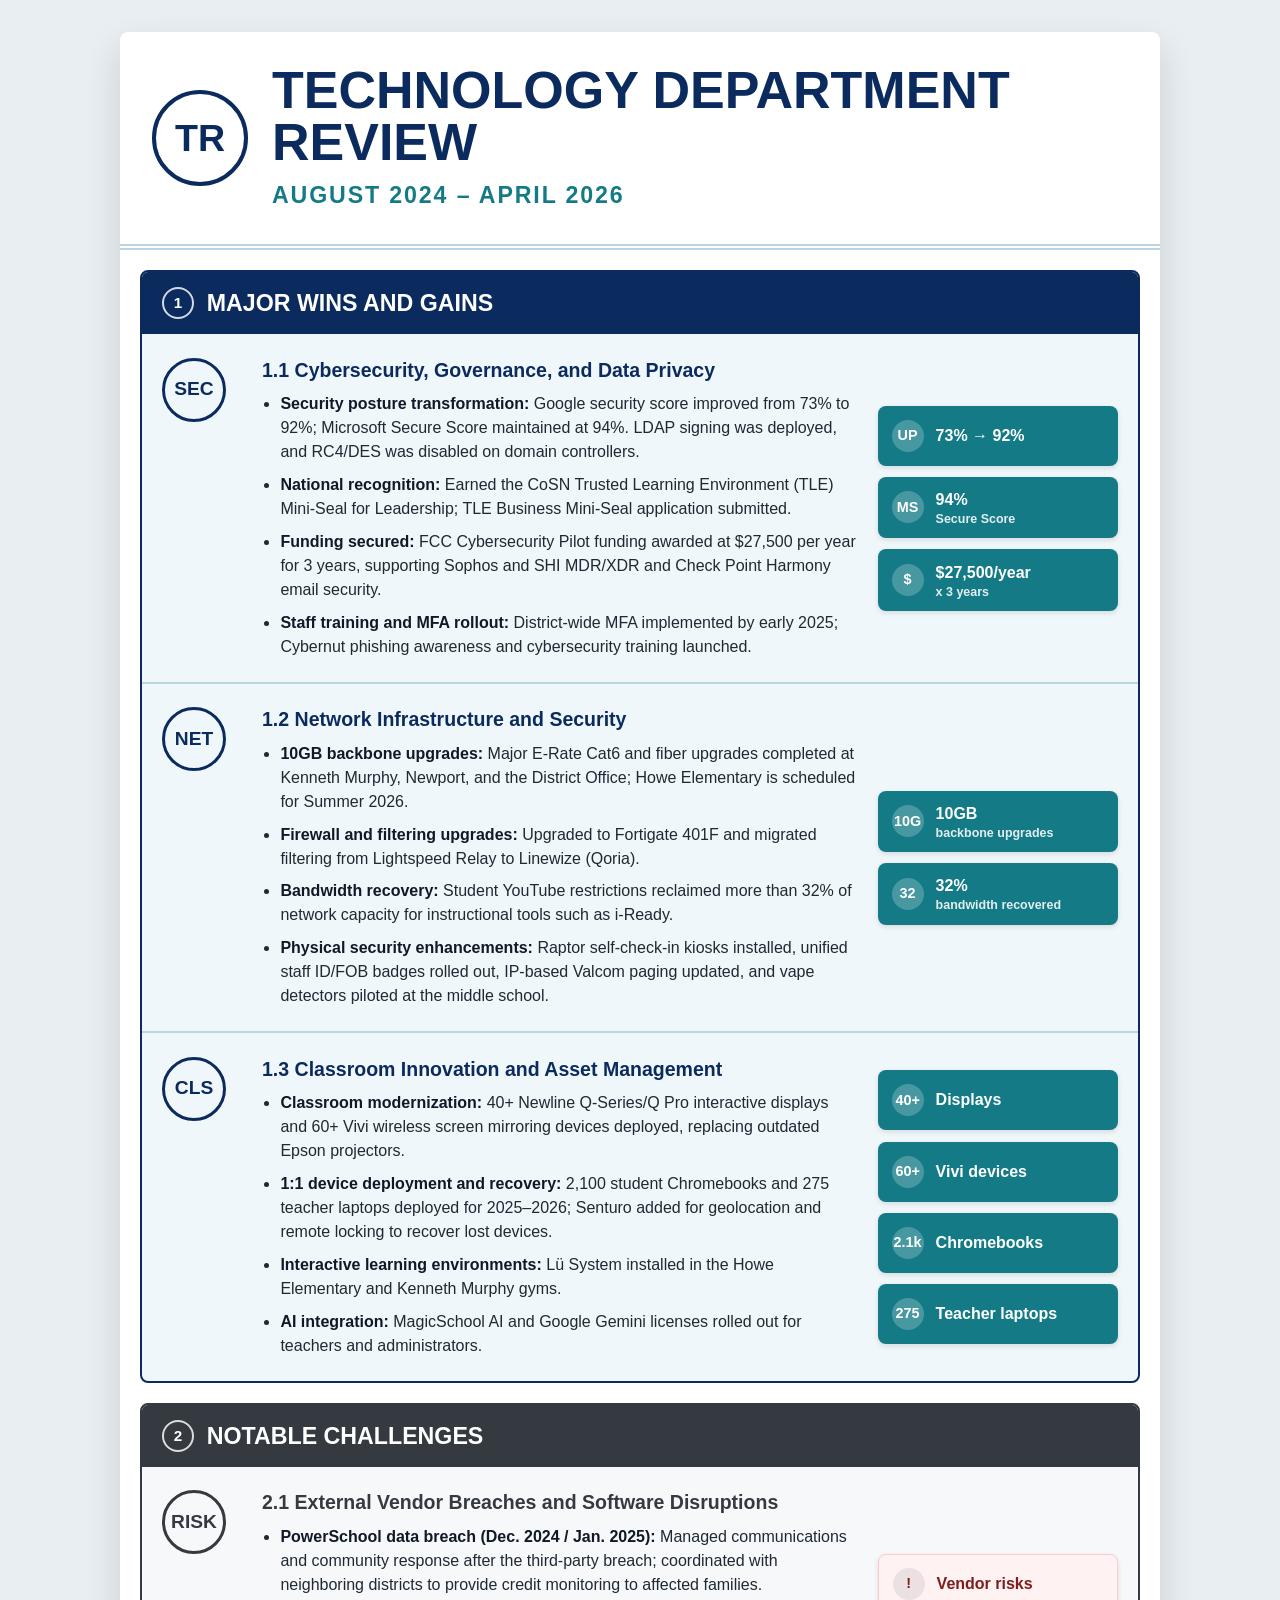
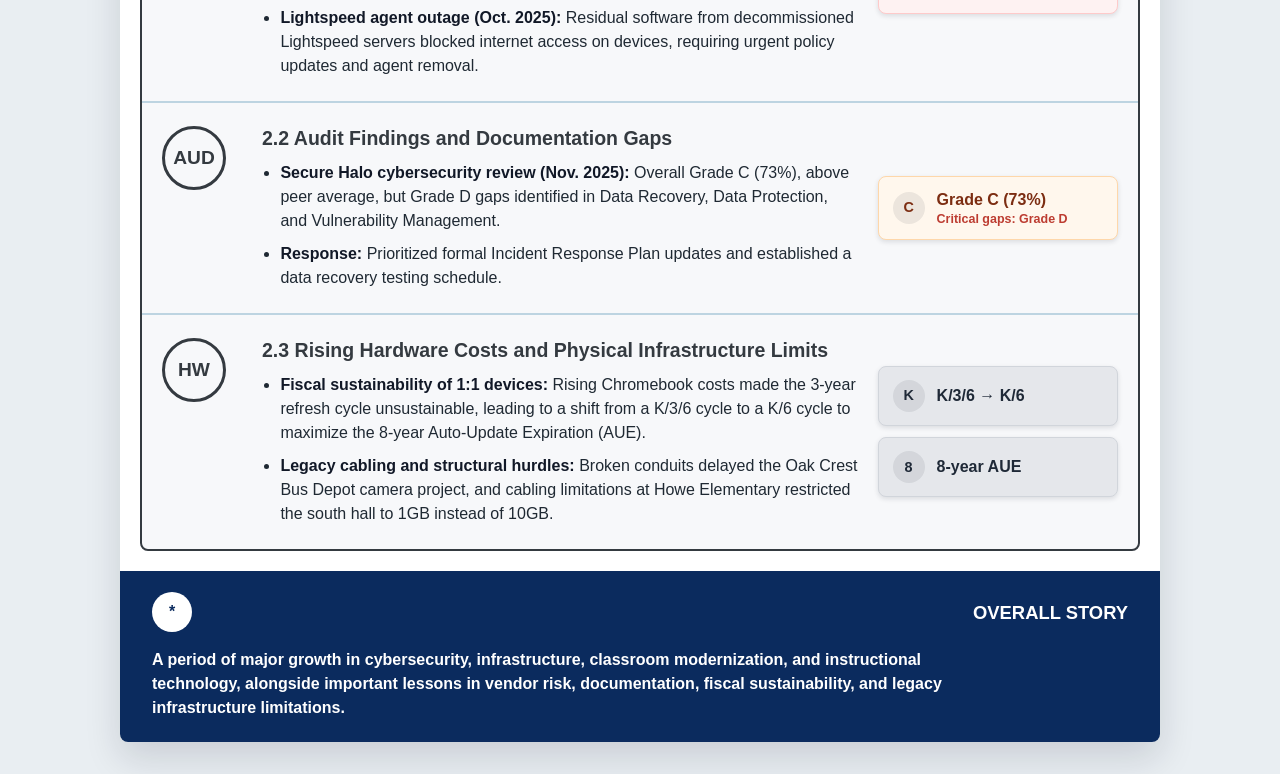
<file: docs/bpd3-tech-review/index.html>
<!DOCTYPE html>
<html lang="en">
<head>
  <meta charset="UTF-8">
  <meta name="viewport" content="width=device-width, initial-scale=1.0">
  <meta name="description" content="BPD3 Technology Department Review for August 2024 through April 2026.">
  <title>BPD3 Technology Department Review: August 2024 - April 2026</title>
  <style>
    :root {
      --navy: #0b2b5e;
      --teal: #147b86;
      --slate: #343a40;
      --paper: #ffffff;
      --page: #e9eef2;
      --panel-blue: #f0f7fa;
      --panel-gray: #f7f8fa;
      --border: #bdd4e1;
      --warning: #b45309;
      --risk: #b42318;
      --text: #1f2933;
      --muted: #52606d;
    }

    * {
      box-sizing: border-box;
    }

    body {
      margin: 0;
      background: var(--page);
      color: var(--text);
      font-family: Arial, Helvetica, sans-serif;
      line-height: 1.5;
    }

    main {
      width: min(100% - 2rem, 1040px);
      margin: 2rem auto;
      background: var(--paper);
      border-radius: 8px;
      box-shadow: 0 16px 36px rgba(15, 23, 42, 0.14);
      overflow: hidden;
    }

    .hero {
      display: grid;
      grid-template-columns: auto 1fr;
      align-items: center;
      gap: 1.5rem;
      padding: 2rem;
      border-bottom: 6px double var(--border);
    }

    .hero-mark,
    .section-icon,
    .item-icon,
    .footer-mark {
      display: inline-grid;
      place-items: center;
      flex: 0 0 auto;
      border-radius: 999px;
      font-weight: 800;
    }

    .hero-mark {
      width: 6rem;
      height: 6rem;
      border: 4px solid var(--navy);
      color: var(--navy);
      font-size: 2.35rem;
      letter-spacing: 0;
    }

    h1,
    h2,
    h3,
    p {
      margin: 0;
    }

    h1 {
      color: var(--navy);
      font-size: clamp(2rem, 5vw, 3.25rem);
      line-height: 1;
      text-transform: uppercase;
      letter-spacing: 0;
    }

    .subtitle {
      color: var(--teal);
      font-size: clamp(1rem, 2.5vw, 1.45rem);
      font-weight: 800;
      letter-spacing: 0.08em;
      margin-top: 0.6rem;
      text-transform: uppercase;
    }

    .section {
      margin: 1.25rem;
      border: 2px solid var(--section-color);
      border-radius: 8px;
      overflow: hidden;
      background: var(--section-bg);
    }

    .section.wins {
      --section-color: var(--navy);
      --section-bg: var(--panel-blue);
    }

    .section.challenges {
      --section-color: var(--slate);
      --section-bg: var(--panel-gray);
    }

    .section-heading {
      display: flex;
      align-items: center;
      gap: 0.8rem;
      padding: 0.85rem 1.25rem;
      background: var(--section-color);
      color: #ffffff;
      text-transform: uppercase;
    }

    .section-icon {
      width: 2rem;
      height: 2rem;
      border: 2px solid rgba(255, 255, 255, 0.82);
      font-size: 0.95rem;
    }

    .section-heading h2 {
      font-size: clamp(1.1rem, 3vw, 1.45rem);
      letter-spacing: 0;
    }

    .review-item {
      display: grid;
      grid-template-columns: 5rem minmax(0, 1fr) minmax(13rem, 15rem);
      gap: 1.25rem;
      padding: 1.45rem 1.25rem;
      border-top: 2px solid var(--border);
    }

    .review-item:first-of-type {
      border-top: 0;
    }

    .item-icon {
      width: 4rem;
      height: 4rem;
      align-self: start;
      border: 3px solid var(--section-color);
      color: var(--section-color);
      font-size: 1.2rem;
    }

    h3 {
      color: var(--section-color);
      font-size: 1.22rem;
      line-height: 1.25;
      margin-bottom: 0.65rem;
    }

    ul {
      margin: 0;
      padding-left: 1.15rem;
    }

    li {
      margin-bottom: 0.55rem;
    }

    li:last-child {
      margin-bottom: 0;
    }

    strong {
      color: #111827;
    }

    .metric-list {
      display: grid;
      align-content: center;
      gap: 0.7rem;
    }

    .metric {
      display: grid;
      grid-template-columns: auto 1fr;
      align-items: center;
      gap: 0.75rem;
      min-height: 3.75rem;
      padding: 0.7rem 0.85rem;
      border-radius: 8px;
      background: var(--teal);
      color: #ffffff;
      font-weight: 800;
      box-shadow: 0 2px 5px rgba(15, 23, 42, 0.12);
    }

    .metric.neutral {
      background: #e5e7eb;
      color: #1f2937;
      border: 1px solid #d1d5db;
    }

    .metric.warning {
      background: #fff7ed;
      color: #7c2d12;
      border: 1px solid #fed7aa;
    }

    .metric.risk {
      background: #fef2f2;
      color: #7f1d1d;
      border: 1px solid #fecaca;
    }

    .metric-symbol {
      display: inline-grid;
      place-items: center;
      width: 2rem;
      height: 2rem;
      border-radius: 999px;
      background: rgba(255, 255, 255, 0.22);
      font-size: 0.9rem;
    }

    .metric.neutral .metric-symbol,
    .metric.warning .metric-symbol,
    .metric.risk .metric-symbol {
      background: rgba(15, 23, 42, 0.08);
    }

    .metric small {
      display: block;
      color: inherit;
      font-size: 0.78rem;
      font-weight: 600;
      line-height: 1.2;
      opacity: 0.88;
    }

    .critical {
      color: var(--risk);
      font-weight: 800;
    }

    .story {
      display: grid;
      grid-template-columns: auto 1fr;
      align-items: center;
      gap: 1rem;
      padding: 1.35rem 2rem;
      background: var(--navy);
      color: #ffffff;
    }

    .footer-mark {
      width: 2.5rem;
      height: 2.5rem;
      background: #ffffff;
      color: var(--navy);
      font-size: 1rem;
    }

    .story-title {
      font-size: 1.15rem;
      font-weight: 800;
      text-transform: uppercase;
      white-space: nowrap;
    }

    .story p {
      font-weight: 600;
    }

    @media (max-width: 820px) {
      main {
        width: 100%;
        margin: 0;
        border-radius: 0;
      }

      .hero {
        grid-template-columns: 1fr;
        justify-items: center;
        text-align: center;
        padding: 1.5rem 1rem;
      }

      .section {
        margin: 1rem;
      }

      .review-item {
        grid-template-columns: 1fr;
      }

      .item-icon {
        width: 3.5rem;
        height: 3.5rem;
      }

      .metric-list {
        grid-template-columns: repeat(auto-fit, minmax(12rem, 1fr));
      }

      .story {
        grid-template-columns: 1fr;
        justify-items: center;
        text-align: center;
        padding: 1.25rem;
      }

      .story-title {
        white-space: normal;
      }
    }

    @media print {
      body {
        background: #ffffff;
      }

      main {
        width: 100%;
        margin: 0;
        box-shadow: none;
        border-radius: 0;
      }

      .section,
      .review-item {
        break-inside: avoid;
      }
    }
  </style>
</head>
<body>
  <main aria-labelledby="page-title">
    <header class="hero">
      <div class="hero-mark" aria-hidden="true">TR</div>
      <div>
        <h1 id="page-title">Technology Department Review</h1>
        <p class="subtitle">August 2024 &ndash; April 2026</p>
      </div>
    </header>

    <section class="section wins" aria-labelledby="wins-title">
      <header class="section-heading">
        <span class="section-icon" aria-hidden="true">1</span>
        <h2 id="wins-title">Major Wins and Gains</h2>
      </header>

      <article class="review-item">
        <div class="item-icon" aria-hidden="true">SEC</div>
        <div>
          <h3>1.1 Cybersecurity, Governance, and Data Privacy</h3>
          <ul>
            <li><strong>Security posture transformation:</strong> Google security score improved from 73% to 92%; Microsoft Secure Score maintained at 94%. LDAP signing was deployed, and RC4/DES was disabled on domain controllers.</li>
            <li><strong>National recognition:</strong> Earned the CoSN Trusted Learning Environment (TLE) Mini-Seal for Leadership; TLE Business Mini-Seal application submitted.</li>
            <li><strong>Funding secured:</strong> FCC Cybersecurity Pilot funding awarded at $27,500 per year for 3 years, supporting Sophos and SHI MDR/XDR and Check Point Harmony email security.</li>
            <li><strong>Staff training and MFA rollout:</strong> District-wide MFA implemented by early 2025; Cybernut phishing awareness and cybersecurity training launched.</li>
          </ul>
        </div>
        <div class="metric-list" aria-label="Cybersecurity metrics">
          <div class="metric"><span class="metric-symbol">UP</span><span>73% &rarr; 92%</span></div>
          <div class="metric"><span class="metric-symbol">MS</span><span>94% <small>Secure Score</small></span></div>
          <div class="metric"><span class="metric-symbol">$</span><span>$27,500/year <small>x 3 years</small></span></div>
        </div>
      </article>

      <article class="review-item">
        <div class="item-icon" aria-hidden="true">NET</div>
        <div>
          <h3>1.2 Network Infrastructure and Security</h3>
          <ul>
            <li><strong>10GB backbone upgrades:</strong> Major E-Rate Cat6 and fiber upgrades completed at Kenneth Murphy, Newport, and the District Office; Howe Elementary is scheduled for Summer 2026.</li>
            <li><strong>Firewall and filtering upgrades:</strong> Upgraded to Fortigate 401F and migrated filtering from Lightspeed Relay to Linewize (Qoria).</li>
            <li><strong>Bandwidth recovery:</strong> Student YouTube restrictions reclaimed more than 32% of network capacity for instructional tools such as i-Ready.</li>
            <li><strong>Physical security enhancements:</strong> Raptor self-check-in kiosks installed, unified staff ID/FOB badges rolled out, IP-based Valcom paging updated, and vape detectors piloted at the middle school.</li>
          </ul>
        </div>
        <div class="metric-list" aria-label="Network metrics">
          <div class="metric"><span class="metric-symbol">10G</span><span>10GB <small>backbone upgrades</small></span></div>
          <div class="metric"><span class="metric-symbol">32</span><span>32% <small>bandwidth recovered</small></span></div>
        </div>
      </article>

      <article class="review-item">
        <div class="item-icon" aria-hidden="true">CLS</div>
        <div>
          <h3>1.3 Classroom Innovation and Asset Management</h3>
          <ul>
            <li><strong>Classroom modernization:</strong> 40+ Newline Q-Series/Q Pro interactive displays and 60+ Vivi wireless screen mirroring devices deployed, replacing outdated Epson projectors.</li>
            <li><strong>1:1 device deployment and recovery:</strong> 2,100 student Chromebooks and 275 teacher laptops deployed for 2025&ndash;2026; Senturo added for geolocation and remote locking to recover lost devices.</li>
            <li><strong>Interactive learning environments:</strong> L&uuml; System installed in the Howe Elementary and Kenneth Murphy gyms.</li>
            <li><strong>AI integration:</strong> MagicSchool AI and Google Gemini licenses rolled out for teachers and administrators.</li>
          </ul>
        </div>
        <div class="metric-list" aria-label="Classroom technology metrics">
          <div class="metric"><span class="metric-symbol">40+</span><span>Displays</span></div>
          <div class="metric"><span class="metric-symbol">60+</span><span>Vivi devices</span></div>
          <div class="metric"><span class="metric-symbol">2.1k</span><span>Chromebooks</span></div>
          <div class="metric"><span class="metric-symbol">275</span><span>Teacher laptops</span></div>
        </div>
      </article>
    </section>

    <section class="section challenges" aria-labelledby="challenges-title">
      <header class="section-heading">
        <span class="section-icon" aria-hidden="true">2</span>
        <h2 id="challenges-title">Notable Challenges</h2>
      </header>

      <article class="review-item">
        <div class="item-icon" aria-hidden="true">RISK</div>
        <div>
          <h3>2.1 External Vendor Breaches and Software Disruptions</h3>
          <ul>
            <li><strong>PowerSchool data breach (Dec. 2024 / Jan. 2025):</strong> Managed communications and community response after the third-party breach; coordinated with neighboring districts to provide credit monitoring to affected families.</li>
            <li><strong>Lightspeed agent outage (Oct. 2025):</strong> Residual software from decommissioned Lightspeed servers blocked internet access on devices, requiring urgent policy updates and agent removal.</li>
          </ul>
        </div>
        <div class="metric-list" aria-label="Vendor risk metric">
          <div class="metric risk"><span class="metric-symbol">!</span><span>Vendor risks</span></div>
        </div>
      </article>

      <article class="review-item">
        <div class="item-icon" aria-hidden="true">AUD</div>
        <div>
          <h3>2.2 Audit Findings and Documentation Gaps</h3>
          <ul>
            <li><strong>Secure Halo cybersecurity review (Nov. 2025):</strong> Overall Grade C (73%), above peer average, but Grade D gaps identified in Data Recovery, Data Protection, and Vulnerability Management.</li>
            <li><strong>Response:</strong> Prioritized formal Incident Response Plan updates and established a data recovery testing schedule.</li>
          </ul>
        </div>
        <div class="metric-list" aria-label="Audit metric">
          <div class="metric warning"><span class="metric-symbol">C</span><span>Grade C (73%) <small><span class="critical">Critical gaps: Grade D</span></small></span></div>
        </div>
      </article>

      <article class="review-item">
        <div class="item-icon" aria-hidden="true">HW</div>
        <div>
          <h3>2.3 Rising Hardware Costs and Physical Infrastructure Limits</h3>
          <ul>
            <li><strong>Fiscal sustainability of 1:1 devices:</strong> Rising Chromebook costs made the 3-year refresh cycle unsustainable, leading to a shift from a K/3/6 cycle to a K/6 cycle to maximize the 8-year Auto-Update Expiration (AUE).</li>
            <li><strong>Legacy cabling and structural hurdles:</strong> Broken conduits delayed the Oak Crest Bus Depot camera project, and cabling limitations at Howe Elementary restricted the south hall to 1GB instead of 10GB.</li>
          </ul>
        </div>
        <div class="metric-list" aria-label="Hardware sustainability metrics">
          <div class="metric neutral"><span class="metric-symbol">K</span><span>K/3/6 &rarr; K/6</span></div>
          <div class="metric neutral"><span class="metric-symbol">8</span><span>8-year AUE</span></div>
        </div>
      </article>
    </section>

    <footer class="story">
      <div class="footer-mark" aria-hidden="true">*</div>
      <div class="story-title">Overall Story</div>
      <p>A period of major growth in cybersecurity, infrastructure, classroom modernization, and instructional technology, alongside important lessons in vendor risk, documentation, fiscal sustainability, and legacy infrastructure limitations.</p>
    </footer>
  </main>
</body>
</html>
</file>
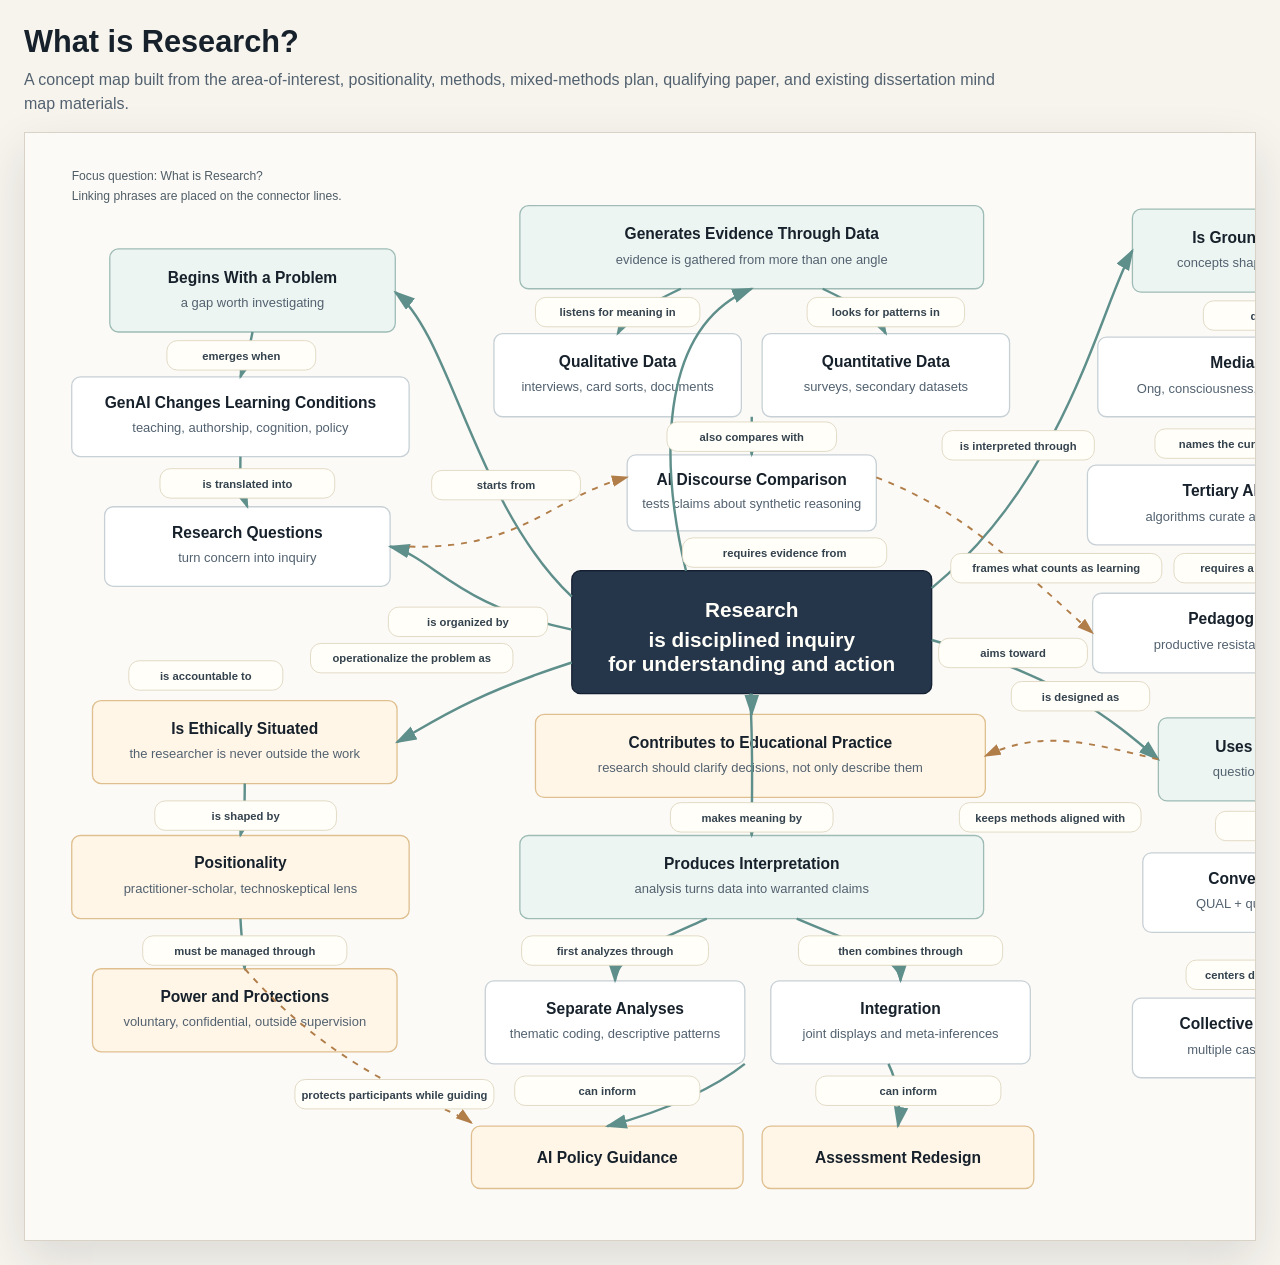
<file: docs/what-is-research-concept-map.html>
<!doctype html>
<html lang="en">
<head>
  <meta charset="utf-8">
  <meta name="viewport" content="width=device-width, initial-scale=1">
  <title>What is Research? Concept Map</title>
  <style>
    :root {
      color-scheme: light;
      --ink: #17212b;
      --muted: #52616f;
      --paper: #f7f4ee;
      --line: #5f8f8b;
      --line-2: #b17d48;
      --core: #26364a;
      --node: #ffffff;
      --node-alt: #edf5f2;
      --node-warm: #fff6e8;
      --phrase: #fffef8;
    }

    body {
      margin: 0;
      background: var(--paper);
      color: var(--ink);
      font-family: "Aptos", "Segoe UI", Arial, sans-serif;
    }

    main {
      max-width: 1720px;
      margin: 0 auto;
      padding: 24px;
    }

    header {
      margin: 0 0 16px;
    }

    h1 {
      margin: 0;
      font-size: clamp(1.7rem, 2.4vw, 2.8rem);
      letter-spacing: 0;
    }

    .subtitle {
      max-width: 980px;
      margin: 8px 0 0;
      color: var(--muted);
      font-size: 1rem;
      line-height: 1.5;
    }

    .map-frame {
      overflow: auto;
      border: 1px solid #d9d2c6;
      background: #fbfaf7;
      box-shadow: 0 18px 45px rgba(23, 33, 43, 0.12);
    }

    svg {
      display: block;
      min-width: 1540px;
      width: 100%;
      height: auto;
    }

    .node rect {
      fill: var(--node);
      stroke: #c7d0d5;
      stroke-width: 1.5;
      rx: 10;
    }

    .node text {
      fill: var(--ink);
      font-size: 18px;
      font-weight: 650;
    }

    .node .small {
      font-size: 15px;
      font-weight: 500;
      fill: var(--muted);
    }

    .core rect {
      fill: var(--core);
      stroke: #142032;
    }

    .core text {
      fill: #fffef8;
      font-size: 24px;
      font-weight: 750;
    }

    .branch rect {
      fill: var(--node-alt);
      stroke: #9ebcb5;
    }

    .warm rect {
      fill: var(--node-warm);
      stroke: #dfbf8f;
    }

    .link {
      fill: none;
      stroke: var(--line);
      stroke-width: 2.8;
      marker-end: url(#arrow);
    }

    .cross-link {
      fill: none;
      stroke: var(--line-2);
      stroke-width: 2.2;
      stroke-dasharray: 7 8;
      marker-end: url(#arrowWarm);
    }

    .phrase rect {
      fill: var(--phrase);
      stroke: #ded6bf;
      stroke-width: 1;
      rx: 12;
    }

    .phrase text {
      fill: #34424e;
      font-size: 13px;
      font-weight: 650;
    }

    .note {
      font-size: 14px;
      fill: #4f5d66;
    }

    @media print {
      main {
        max-width: none;
        padding: 0;
      }

      header {
        display: none;
      }

      .map-frame {
        border: 0;
        box-shadow: none;
      }
    }
  </style>
</head>
<body>
<main>
  <header>
    <h1>What is Research?</h1>
    <p class="subtitle">A concept map built from the area-of-interest, positionality, methods, mixed-methods plan, qualifying paper, and existing dissertation mind map materials.</p>
  </header>

  <section class="map-frame" aria-label="Concept map answering the focus question: What is Research?">
    <svg viewBox="0 0 1780 1280" role="img" aria-labelledby="title desc" xmlns="http://www.w3.org/2000/svg">
      <title id="title">What is Research? Concept Map</title>
      <desc id="desc">Concept map with linking phrases showing research as question-driven, theory-grounded, ethically situated, methodologically designed, evidence-generating, integrated, and practice-oriented.</desc>

      <defs>
        <marker id="arrow" markerWidth="10" markerHeight="10" refX="8" refY="3" orient="auto" markerUnits="strokeWidth">
          <path d="M0,0 L0,6 L9,3 z" fill="#5f8f8b" />
        </marker>
        <marker id="arrowWarm" markerWidth="10" markerHeight="10" refX="8" refY="3" orient="auto" markerUnits="strokeWidth">
          <path d="M0,0 L0,6 L9,3 z" fill="#b17d48" />
        </marker>
      </defs>

      <rect x="0" y="0" width="1780" height="1280" fill="#fbfaf7" />
      <text x="54" y="54" class="note">Focus question: What is Research?</text>
      <text x="54" y="78" class="note">Linking phrases are placed on the connector lines.</text>

      <!-- Core -->
      <g class="node core" transform="translate(632 506)">
        <rect width="416" height="142" />
        <text x="208" y="54" text-anchor="middle">Research</text>
        <text x="208" y="88" text-anchor="middle">is disciplined inquiry</text>
        <text x="208" y="116" text-anchor="middle">for understanding and action</text>
      </g>

      <!-- Branch nodes -->
      <g class="node branch" transform="translate(98 134)">
        <rect width="330" height="96" />
        <text x="165" y="39" text-anchor="middle">Begins With a Problem</text>
        <text class="small" x="165" y="67" text-anchor="middle">a gap worth investigating</text>
      </g>

      <g class="node" transform="translate(54 282)">
        <rect width="390" height="92" />
        <text x="195" y="36" text-anchor="middle">GenAI Changes Learning Conditions</text>
        <text class="small" x="195" y="64" text-anchor="middle">teaching, authorship, cognition, policy</text>
      </g>

      <g class="node" transform="translate(92 432)">
        <rect width="330" height="92" />
        <text x="165" y="36" text-anchor="middle">Research Questions</text>
        <text class="small" x="165" y="64" text-anchor="middle">turn concern into inquiry</text>
      </g>

      <g class="node branch" transform="translate(1280 88)">
        <rect width="330" height="96" />
        <text x="165" y="39" text-anchor="middle">Is Grounded in Theory</text>
        <text class="small" x="165" y="67" text-anchor="middle">concepts shape what can be seen</text>
      </g>

      <g class="node" transform="translate(1240 236)">
        <rect width="386" height="92" />
        <text x="193" y="36" text-anchor="middle">Media Ecology</text>
        <text class="small" x="193" y="64" text-anchor="middle">Ong, consciousness, symbolic environments</text>
      </g>

      <g class="node" transform="translate(1228 384)">
        <rect width="410" height="92" />
        <text x="205" y="36" text-anchor="middle">Tertiary Algorithmicity</text>
        <text class="small" x="205" y="64" text-anchor="middle">algorithms curate and generate discourse</text>
      </g>

      <g class="node" transform="translate(1234 532)">
        <rect width="398" height="92" />
        <text x="199" y="36" text-anchor="middle">Pedagogical Friction</text>
        <text class="small" x="199" y="64" text-anchor="middle">productive resistance worth preserving</text>
      </g>

      <g class="node branch warm" transform="translate(78 656)">
        <rect width="352" height="96" />
        <text x="176" y="39" text-anchor="middle">Is Ethically Situated</text>
        <text class="small" x="176" y="67" text-anchor="middle">the researcher is never outside the work</text>
      </g>

      <g class="node warm" transform="translate(54 812)">
        <rect width="390" height="96" />
        <text x="195" y="38" text-anchor="middle">Positionality</text>
        <text class="small" x="195" y="66" text-anchor="middle">practitioner-scholar, technoskeptical lens</text>
      </g>

      <g class="node warm" transform="translate(78 966)">
        <rect width="352" height="96" />
        <text x="176" y="38" text-anchor="middle">Power and Protections</text>
        <text class="small" x="176" y="66" text-anchor="middle">voluntary, confidential, outside supervision</text>
      </g>

      <g class="node branch" transform="translate(1310 676)">
        <rect width="330" height="96" />
        <text x="165" y="39" text-anchor="middle">Uses Methods as Tools</text>
        <text class="small" x="165" y="67" text-anchor="middle">questions drive design choices</text>
      </g>

      <g class="node" transform="translate(1292 832)">
        <rect width="386" height="92" />
        <text x="193" y="36" text-anchor="middle">Convergent Mixed Methods</text>
        <text class="small" x="193" y="64" text-anchor="middle">QUAL + quan, analyzed then integrated</text>
      </g>

      <g class="node" transform="translate(1280 1000)">
        <rect width="410" height="92" />
        <text x="205" y="36" text-anchor="middle">Collective Instrumental Case Study</text>
        <text class="small" x="205" y="64" text-anchor="middle">multiple cases illuminate one phenomenon</text>
      </g>

      <g class="node branch" transform="translate(572 84)">
        <rect width="536" height="96" />
        <text x="268" y="39" text-anchor="middle">Generates Evidence Through Data</text>
        <text class="small" x="268" y="67" text-anchor="middle">evidence is gathered from more than one angle</text>
      </g>

      <g class="node" transform="translate(542 232)">
        <rect width="286" height="96" />
        <text x="143" y="38" text-anchor="middle">Qualitative Data</text>
        <text class="small" x="143" y="66" text-anchor="middle">interviews, card sorts, documents</text>
      </g>

      <g class="node" transform="translate(852 232)">
        <rect width="286" height="96" />
        <text x="143" y="38" text-anchor="middle">Quantitative Data</text>
        <text class="small" x="143" y="66" text-anchor="middle">surveys, secondary datasets</text>
      </g>

      <g class="node" transform="translate(696 372)">
        <rect width="288" height="88" />
        <text x="144" y="35" text-anchor="middle">AI Discourse Comparison</text>
        <text class="small" x="144" y="62" text-anchor="middle">tests claims about synthetic reasoning</text>
      </g>

      <g class="node branch" transform="translate(572 812)">
        <rect width="536" height="96" />
        <text x="268" y="39" text-anchor="middle">Produces Interpretation</text>
        <text class="small" x="268" y="67" text-anchor="middle">analysis turns data into warranted claims</text>
      </g>

      <g class="node" transform="translate(532 980)">
        <rect width="300" height="96" />
        <text x="150" y="38" text-anchor="middle">Separate Analyses</text>
        <text class="small" x="150" y="66" text-anchor="middle">thematic coding, descriptive patterns</text>
      </g>

      <g class="node" transform="translate(862 980)">
        <rect width="300" height="96" />
        <text x="150" y="38" text-anchor="middle">Integration</text>
        <text class="small" x="150" y="66" text-anchor="middle">joint displays and meta-inferences</text>
      </g>

      <g class="node branch warm" transform="translate(590 672)">
        <rect width="520" height="96" />
        <text x="260" y="39" text-anchor="middle">Contributes to Educational Practice</text>
        <text class="small" x="260" y="67" text-anchor="middle">research should clarify decisions, not only describe them</text>
      </g>

      <g class="node warm" transform="translate(516 1148)">
        <rect width="314" height="72" />
        <text x="157" y="43" text-anchor="middle">AI Policy Guidance</text>
      </g>

      <g class="node warm" transform="translate(852 1148)">
        <rect width="314" height="72" />
        <text x="157" y="43" text-anchor="middle">Assessment Redesign</text>
      </g>

      <!-- Core links -->
      <path class="link" d="M632 536 C520 430 492 234 428 184" />
      <path class="link" d="M632 574 C496 546 472 490 422 478" />
      <path class="link" d="M1048 526 C1204 398 1244 198 1280 136" />
      <path class="link" d="M1048 586 C1196 628 1254 676 1310 724" />
      <path class="link" d="M764 506 C736 390 728 226 840 180" />
      <path class="link" d="M838 648 C842 710 840 768 840 812" />
      <path class="link" d="M632 612 C508 652 464 686 430 704" />
      <path class="link" d="M840 648 C840 656 840 664 840 672" />

      <!-- Sub-links left question strand -->
      <path class="link" d="M263 230 C260 246 256 262 249 282" />
      <path class="link" d="M249 374 C248 394 250 414 257 432" />

      <!-- Theory strand -->
      <path class="link" d="M1445 184 C1445 202 1444 218 1433 236" />
      <path class="link" d="M1433 328 C1433 348 1433 365 1433 384" />
      <path class="link" d="M1433 476 C1432 496 1432 514 1433 532" />

      <!-- Ethics strand -->
      <path class="link" d="M254 752 C254 774 254 792 249 812" />
      <path class="link" d="M249 908 C250 928 252 946 254 966" />

      <!-- Methods strand -->
      <path class="link" d="M1475 772 C1474 795 1472 812 1485 832" />
      <path class="link" d="M1485 924 C1485 954 1485 976 1485 1000" />

      <!-- Evidence strand -->
      <path class="link" d="M758 180 C720 198 696 212 685 232" />
      <path class="link" d="M922 180 C960 198 984 212 995 232" />
      <path class="link" d="M840 328 C840 346 840 360 840 372" />

      <!-- Interpretation strand -->
      <path class="link" d="M788 908 C730 934 682 952 682 980" />
      <path class="link" d="M892 908 C952 934 1012 952 1012 980" />
      <path class="link" d="M832 1076 C802 1100 744 1130 673 1148" />
      <path class="link" d="M998 1076 C1010 1100 1012 1130 1009 1148" />

      <!-- Cross-links -->
      <path class="cross-link" d="M444 478 C574 482 610 420 696 398" />
      <path class="cross-link" d="M984 398 C1088 438 1146 500 1234 578" />
      <path class="cross-link" d="M254 966 C366 1094 492 1126 516 1144" />
      <path class="cross-link" d="M1310 724 C1232 706 1178 688 1110 720" />

      <!-- Linking phrase labels -->
      <g class="phrase" transform="translate(470 390)">
        <rect width="172" height="34" />
        <text x="86" y="22" text-anchor="middle">starts from</text>
      </g>
      <g class="phrase" transform="translate(420 548)">
        <rect width="184" height="34" />
        <text x="92" y="22" text-anchor="middle">is organized by</text>
      </g>
      <g class="phrase" transform="translate(1060 344)">
        <rect width="176" height="34" />
        <text x="88" y="22" text-anchor="middle">is interpreted through</text>
      </g>
      <g class="phrase" transform="translate(1140 634)">
        <rect width="160" height="34" />
        <text x="80" y="22" text-anchor="middle">is designed as</text>
      </g>
      <g class="phrase" transform="translate(760 468)">
        <rect width="236" height="34" />
        <text x="118" y="22" text-anchor="middle">requires evidence from</text>
      </g>
      <g class="phrase" transform="translate(746 774)">
        <rect width="188" height="34" />
        <text x="94" y="22" text-anchor="middle">makes meaning by</text>
      </g>
      <g class="phrase" transform="translate(120 610)">
        <rect width="178" height="34" />
        <text x="89" y="22" text-anchor="middle">is accountable to</text>
      </g>
      <g class="phrase" transform="translate(1056 584)">
        <rect width="172" height="34" />
        <text x="86" y="22" text-anchor="middle">aims toward</text>
      </g>

      <g class="phrase" transform="translate(164 240)">
        <rect width="172" height="34" />
        <text x="86" y="22" text-anchor="middle">emerges when</text>
      </g>
      <g class="phrase" transform="translate(156 388)">
        <rect width="202" height="34" />
        <text x="101" y="22" text-anchor="middle">is translated into</text>
      </g>
      <g class="phrase" transform="translate(1362 194)">
        <rect width="166" height="34" />
        <text x="83" y="22" text-anchor="middle">draws on</text>
      </g>
      <g class="phrase" transform="translate(1306 342)">
        <rect width="230" height="34" />
        <text x="115" y="22" text-anchor="middle">names the current condition</text>
      </g>
      <g class="phrase" transform="translate(1328 486)">
        <rect width="184" height="34" />
        <text x="92" y="22" text-anchor="middle">requires a response</text>
      </g>
      <g class="phrase" transform="translate(150 772)">
        <rect width="210" height="34" />
        <text x="105" y="22" text-anchor="middle">is shaped by</text>
      </g>
      <g class="phrase" transform="translate(136 928)">
        <rect width="236" height="34" />
        <text x="118" y="22" text-anchor="middle">must be managed through</text>
      </g>
      <g class="phrase" transform="translate(1376 784)">
        <rect width="212" height="34" />
        <text x="106" y="22" text-anchor="middle">uses a pragmatic</text>
      </g>
      <g class="phrase" transform="translate(1342 956)">
        <rect width="258" height="34" />
        <text x="129" y="22" text-anchor="middle">centers depth and context through</text>
      </g>
      <g class="phrase" transform="translate(590 190)">
        <rect width="190" height="34" />
        <text x="95" y="22" text-anchor="middle">listens for meaning in</text>
      </g>
      <g class="phrase" transform="translate(904 190)">
        <rect width="182" height="34" />
        <text x="91" y="22" text-anchor="middle">looks for patterns in</text>
      </g>
      <g class="phrase" transform="translate(742 334)">
        <rect width="196" height="34" />
        <text x="98" y="22" text-anchor="middle">also compares with</text>
      </g>
      <g class="phrase" transform="translate(574 928)">
        <rect width="216" height="34" />
        <text x="108" y="22" text-anchor="middle">first analyzes through</text>
      </g>
      <g class="phrase" transform="translate(894 928)">
        <rect width="236" height="34" />
        <text x="118" y="22" text-anchor="middle">then combines through</text>
      </g>
      <g class="phrase" transform="translate(566 1090)">
        <rect width="214" height="34" />
        <text x="107" y="22" text-anchor="middle">can inform</text>
      </g>
      <g class="phrase" transform="translate(914 1090)">
        <rect width="214" height="34" />
        <text x="107" y="22" text-anchor="middle">can inform</text>
      </g>
      <g class="phrase" transform="translate(330 590)">
        <rect width="234" height="34" />
        <text x="117" y="22" text-anchor="middle">operationalize the problem as</text>
      </g>
      <g class="phrase" transform="translate(1070 486)">
        <rect width="244" height="34" />
        <text x="122" y="22" text-anchor="middle">frames what counts as learning</text>
      </g>
      <g class="phrase" transform="translate(312 1094)">
        <rect width="230" height="34" />
        <text x="115" y="22" text-anchor="middle">protects participants while guiding</text>
      </g>
      <g class="phrase" transform="translate(1080 774)">
        <rect width="210" height="34" />
        <text x="105" y="22" text-anchor="middle">keeps methods aligned with</text>
      </g>
    </svg>
  </section>
</main>
</body>
</html>
</file>
